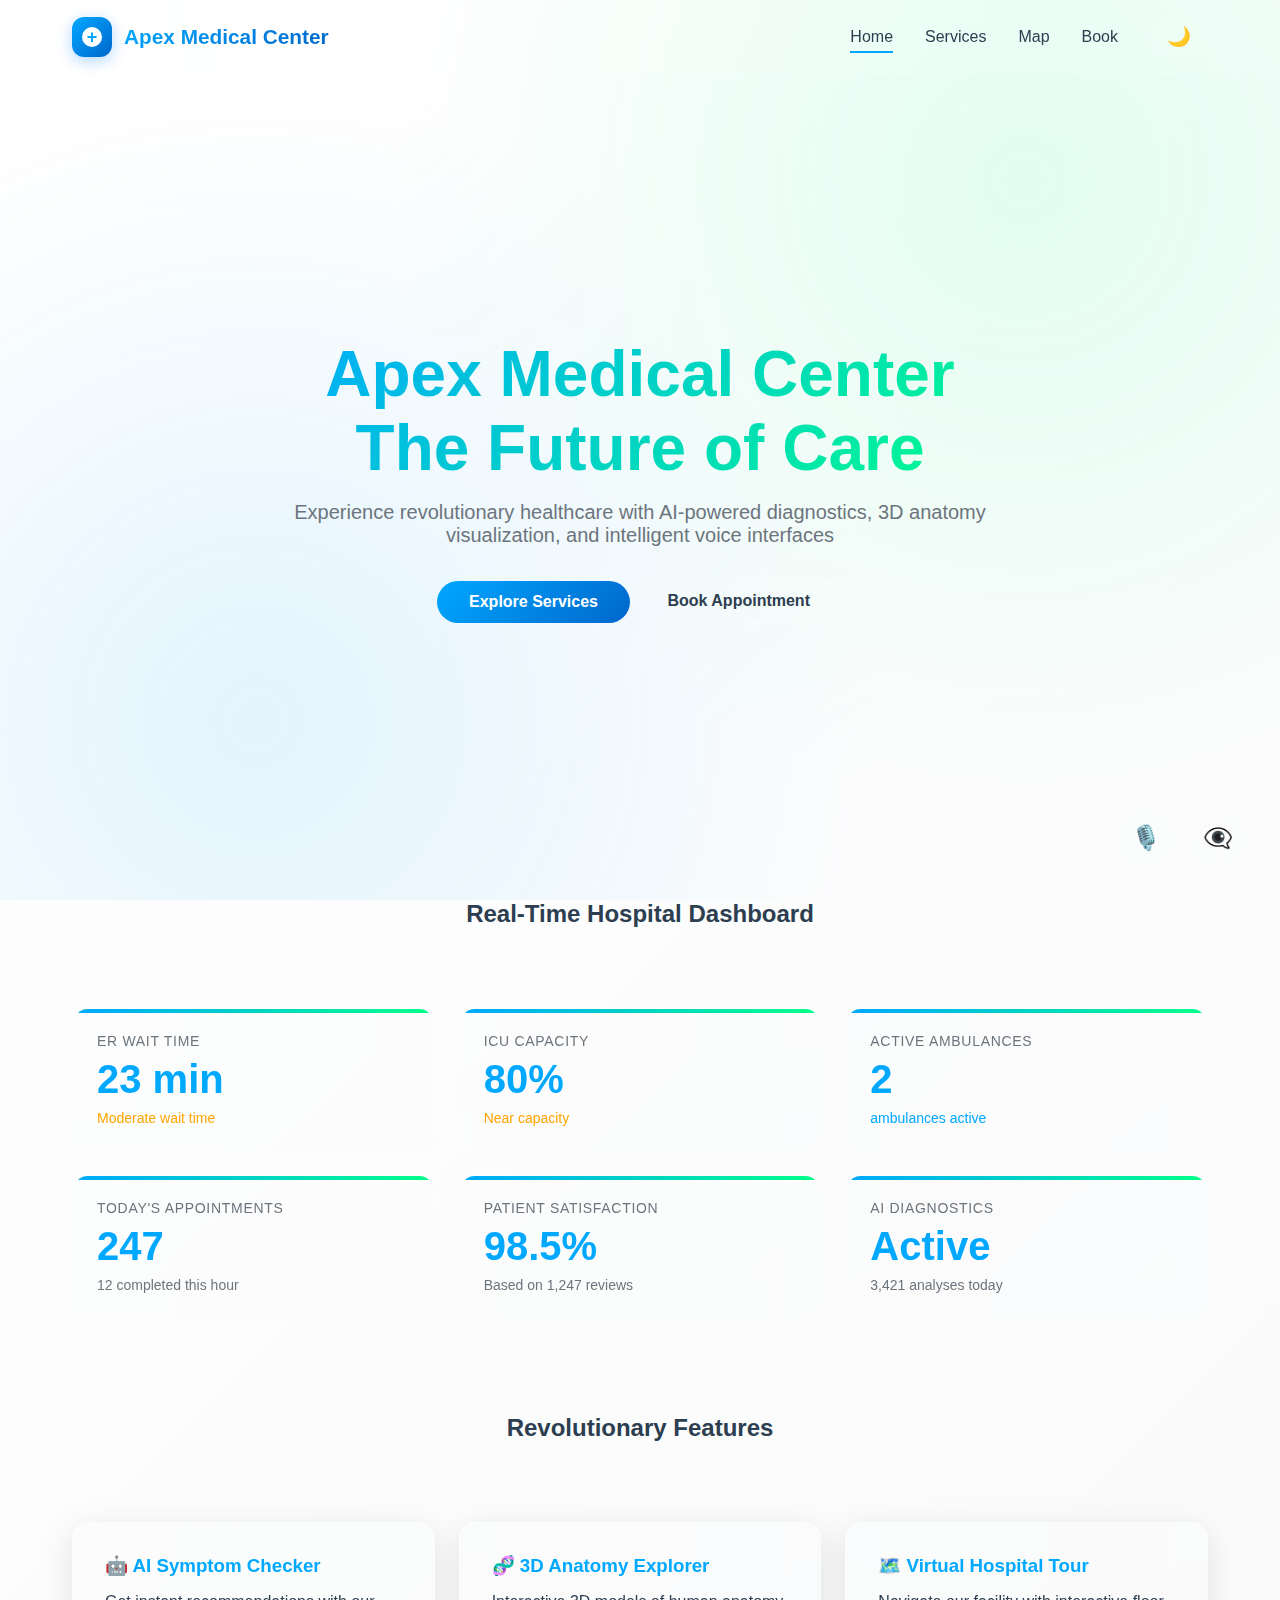
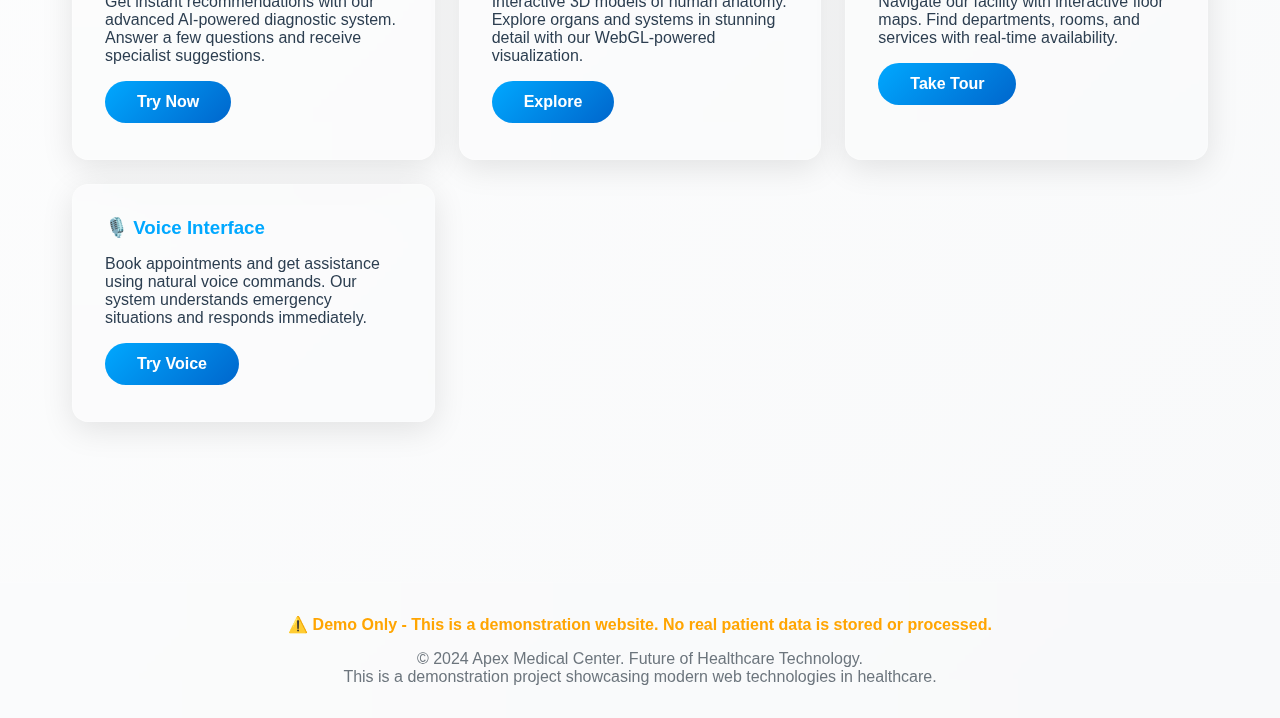
<file: index.html>
<!DOCTYPE html>
<html lang="en" data-theme="light">
<head>
    <meta charset="UTF-8">
    <meta name="viewport" content="width=device-width, initial-scale=1.0">
    <title>Apex Medical Center - The Future of Care</title>
    <meta name="description" content="Experience the future of healthcare at Apex Medical Center with AI-powered diagnostics, virtual tours, and smart appointments.">
    
    <!-- Open Graph Meta Tags -->
    <meta property="og:title" content="Apex Medical Center - The Future of Care">
    <meta property="og:description" content="Revolutionary healthcare experience with AI, 3D anatomy, and voice interfaces">
    <meta property="og:type" content="website">
    
    <!-- Favicon -->
    <link rel="icon" href="data:image/svg+xml,<svg xmlns='http://www.w3.org/2000/svg' viewBox='0 0 100 100'><text y='.9em' font-size='90'>🏥</text></svg>">
    
    <!-- CSS -->
    <link rel="stylesheet" href="style.css">
    
    <!-- WebGazer.js for Eye Tracking -->
    <script src="https://webgazer.cs.brown.edu/webgazer.js"></script>
    
    <!-- Preload Critical Resources -->
    <link rel="preload" href="script.js" as="script">
</head>
<body>
    <!-- Navigation -->
    <nav class="navbar">
        <div class="nav-container">
            <a href="index.html" class="nav-logo">
                <div class="nav-logo-icon"></div>
                <span class="nav-logo-text">Apex Medical Center</span>
            </a>
            <button class="mobile-menu-toggle" aria-label="Toggle mobile menu">☰</button>
            <ul class="nav-menu">
                <li><a href="index.html" class="nav-link active">Home</a></li>
                <li><a href="services.html" class="nav-link">Services</a></li>
                <li><a href="map.html" class="nav-link">Map</a></li>
                <li><a href="booking.html" class="nav-link">Book</a></li>
                <li><button class="theme-toggle" aria-label="Toggle theme">🌙</button></li>
            </ul>
        </div>
    </nav>

    <!-- Hero Section -->
    <section class="hero">
        <div class="hero-content">
            <h1 class="hero-title">Apex Medical Center<br>The Future of Care</h1>
            <p class="hero-subtitle">Experience revolutionary healthcare with AI-powered diagnostics, 3D anatomy visualization, and intelligent voice interfaces</p>
            <div class="hero-actions">
                <a href="services.html" class="btn">Explore Services</a>
                <a href="booking.html" class="btn btn-secondary">Book Appointment</a>
            </div>
        </div>
    </section>

    <!-- Bento Grid Dashboard -->
    <section class="dashboard-section">
        <div class="container">
            <h2 style="text-align: center; margin-bottom: 3rem; color: var(--text-primary);">Real-Time Hospital Dashboard</h2>
            <div class="bento-grid">
                <!-- ER Wait Time -->
                <div class="bento-item">
                    <div class="bento-title">ER Wait Time</div>
                    <div class="bento-value" id="er-wait-time">-- min</div>
                    <div class="bento-status">Loading...</div>
                </div>
                
                <!-- ICU Capacity -->
                <div class="bento-item">
                    <div class="bento-title">ICU Capacity</div>
                    <div class="bento-value" id="icu-capacity">--%</div>
                    <div class="bento-status">Loading...</div>
                </div>
                
                <!-- Active Ambulances -->
                <div class="bento-item">
                    <div class="bento-title">Active Ambulances</div>
                    <div class="bento-value" id="active-ambulances">--</div>
                    <div class="bento-status">Loading...</div>
                </div>
                
                <!-- Today's Appointments -->
                <div class="bento-item">
                    <div class="bento-title">Today's Appointments</div>
                    <div class="bento-value">247</div>
                    <div class="bento-status">12 completed this hour</div>
                </div>
                
                <!-- Patient Satisfaction -->
                <div class="bento-item">
                    <div class="bento-title">Patient Satisfaction</div>
                    <div class="bento-value">98.5%</div>
                    <div class="bento-status">Based on 1,247 reviews</div>
                </div>
                
                <!-- AI Diagnostics -->
                <div class="bento-item">
                    <div class="bento-title">AI Diagnostics</div>
                    <div class="bento-value">Active</div>
                    <div class="bento-status">3,421 analyses today</div>
                </div>
            </div>
        </div>
    </section>

    <!-- Features Section -->
    <section class="features-section" style="padding: 4rem 2rem;">
        <div class="container">
            <h2 style="text-align: center; margin-bottom: 3rem; color: var(--text-primary);">Revolutionary Features</h2>
            <div class="bento-grid">
                <div class="glass-card">
                    <h3 style="color: var(--primary-color); margin-bottom: 1rem;">🤖 AI Symptom Checker</h3>
                    <p>Get instant recommendations with our advanced AI-powered diagnostic system. Answer a few questions and receive specialist suggestions.</p>
                    <a href="services.html" class="btn" style="margin-top: 1rem;">Try Now</a>
                </div>
                
                <div class="glass-card">
                    <h3 style="color: var(--primary-color); margin-bottom: 1rem;">🧬 3D Anatomy Explorer</h3>
                    <p>Interactive 3D models of human anatomy. Explore organs and systems in stunning detail with our WebGL-powered visualization.</p>
                    <a href="services.html" class="btn" style="margin-top: 1rem;">Explore</a>
                </div>
                
                <div class="glass-card">
                    <h3 style="color: var(--primary-color); margin-bottom: 1rem;">🗺️ Virtual Hospital Tour</h3>
                    <p>Navigate our facility with interactive floor maps. Find departments, rooms, and services with real-time availability.</p>
                    <a href="map.html" class="btn" style="margin-top: 1rem;">Take Tour</a>
                </div>
                
                <div class="glass-card">
                    <h3 style="color: var(--primary-color); margin-bottom: 1rem;">🎙️ Voice Interface</h3>
                    <p>Book appointments and get assistance using natural voice commands. Our system understands emergency situations and responds immediately.</p>
                    <a href="booking.html" class="btn" style="margin-top: 1rem;">Try Voice</a>
                </div>
            </div>
        </div>
    </section>

    <!-- Voice Navigation Button -->
    <button class="voice-nav-toggle" aria-label="Voice navigation">🎙️</button>

    <!-- Eye Tracking Toggle -->
    <button class="eye-tracking-toggle" aria-label="Toggle eye tracking">
        👁️‍🗨️
    </button>

    <!-- Gaze Cursor -->
    <div class="gaze-cursor"></div>

    <!-- Footer -->
    <footer class="footer">
        <div class="footer-disclaimer">
            ⚠️ Demo Only - This is a demonstration website. No real patient data is stored or processed.
        </div>
        <div class="footer-content">
            <p>&copy; 2024 Apex Medical Center. Future of Healthcare Technology.</p>
            <p>This is a demonstration project showcasing modern web technologies in healthcare.</p>
        </div>
    </footer>

    <!-- JavaScript -->
    <script src="script.js"></script>
    
    <!-- Schema.org Structured Data -->
    <script type="application/ld+json">
    {
        "@context": "https://schema.org",
        "@type": "Hospital",
        "name": "Apex Medical Center",
        "description": "Revolutionary healthcare with AI, 3D visualization, and voice interfaces",
        "url": "https://apexmedical.demo",
        "medicalSpecialty": ["General Practice", "Emergency Medicine", "Cardiology", "Neurology"],
        "hasOfferCatalog": {
            "@type": "OfferCatalog",
            "name": "Medical Services",
            "itemListElement": [
                {
                    "@type": "Offer",
                    "itemOffered": {
                        "@type": "Service",
                        "name": "AI Symptom Checker"
                    }
                },
                {
                    "@type": "Offer", 
                    "itemOffered": {
                        "@type": "Service",
                        "name": "3D Anatomy Visualization"
                    }
                }
            ]
        }
    }
    </script>
</body>
</html>
</file>
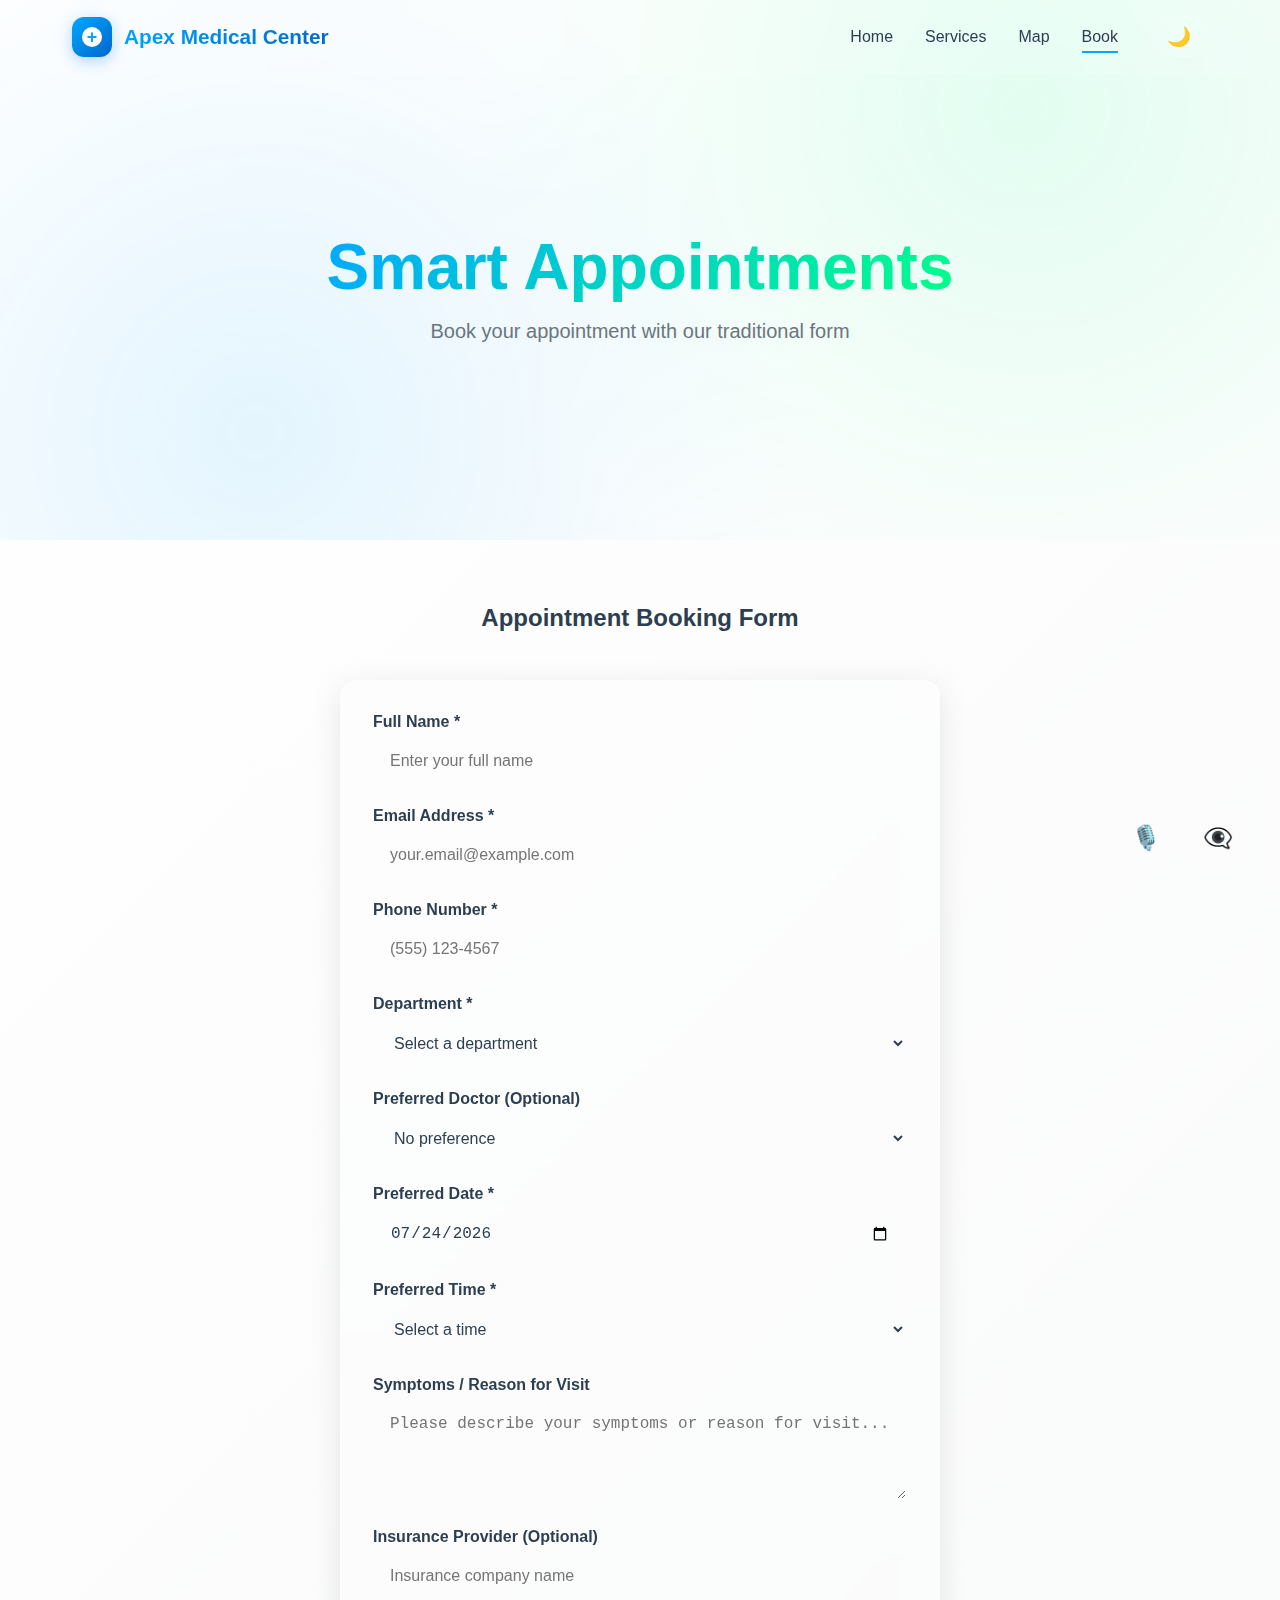
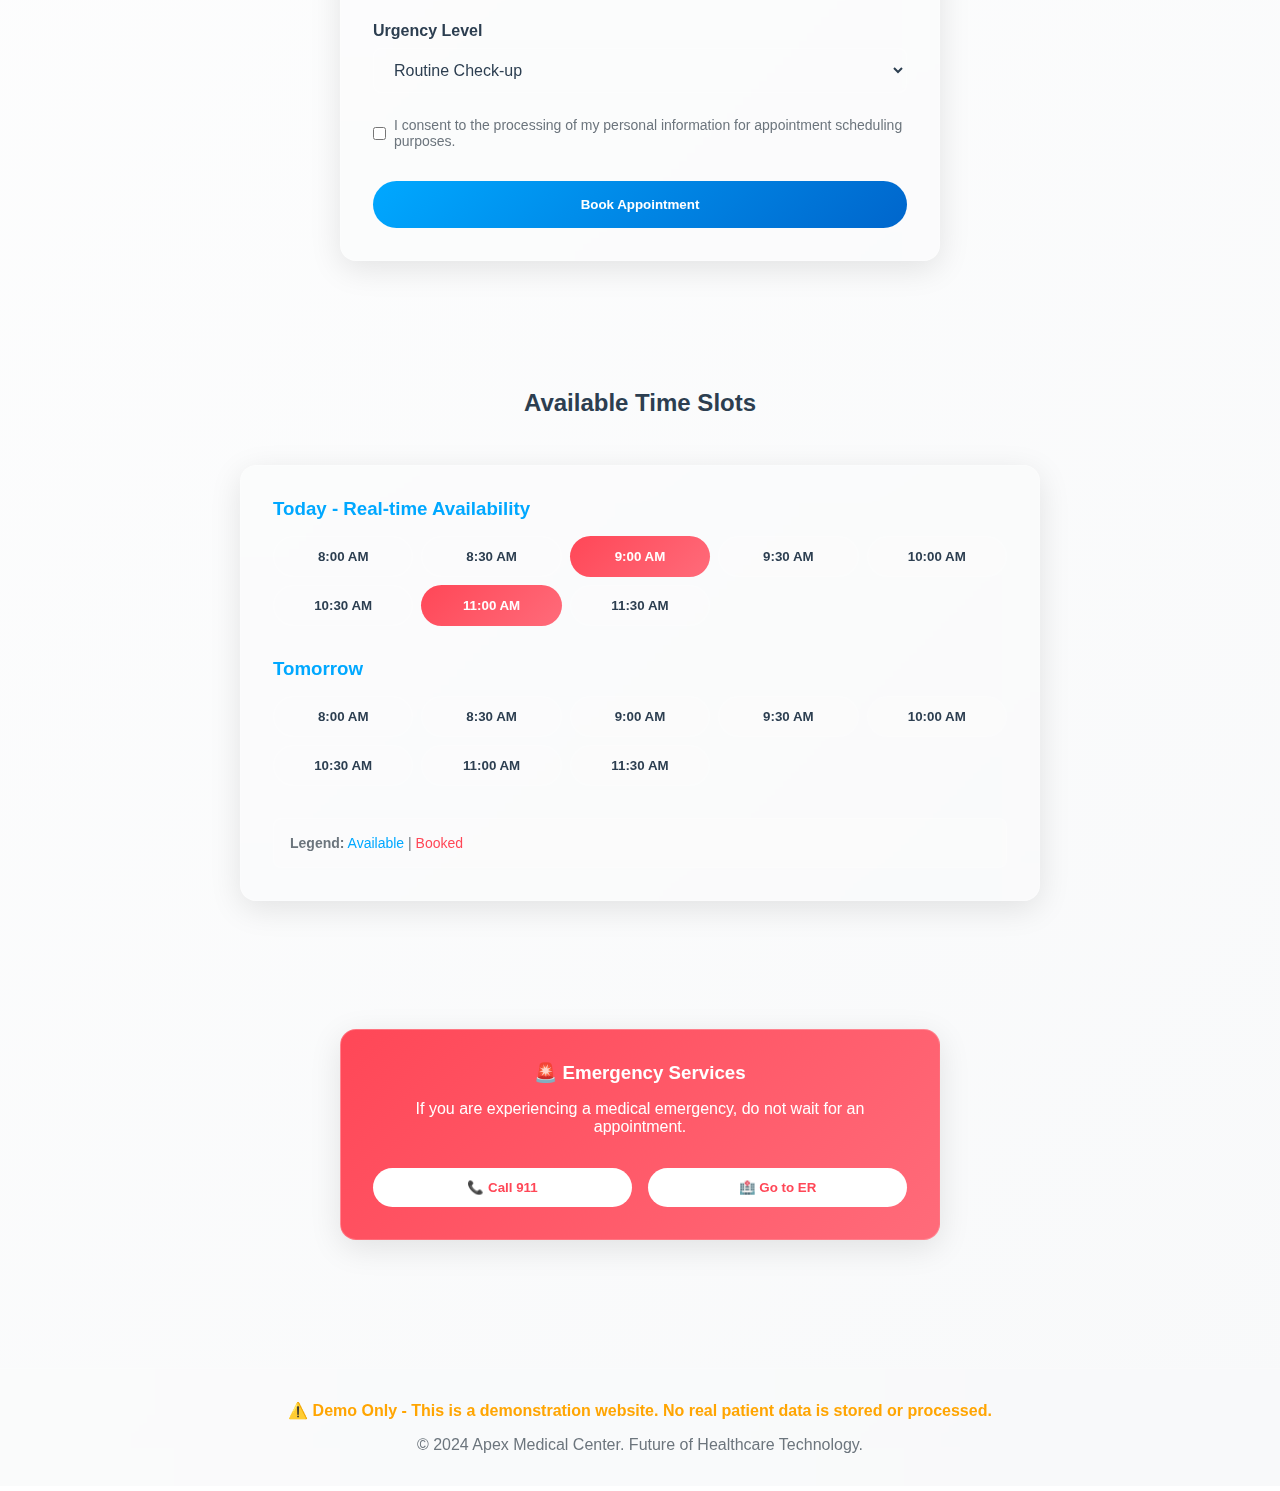
<file: booking.html>
<!DOCTYPE html>
<html lang="en" data-theme="light">
<head>
    <meta charset="UTF-8">
    <meta name="viewport" content="width=device-width, initial-scale=1.0">
    <title>Appointments - Apex Medical Center</title>
    <meta name="description" content="Book appointments with voice interface at Apex Medical Center">
    
    <!-- CSS -->
    <link rel="stylesheet" href="style.css">
    
    <!-- Preload Critical Resources -->
    <link rel="preload" href="script.js" as="script">
</head>
<body>
    <!-- Navigation -->
    <nav class="navbar">
        <div class="nav-container">
            <a href="index.html" class="nav-logo">
                <div class="nav-logo-icon"></div>
                <span class="nav-logo-text">Apex Medical Center</span>
            </a>
            <button class="mobile-menu-toggle" aria-label="Toggle mobile menu">☰</button>
            <ul class="nav-menu">
                <li><a href="index.html" class="nav-link">Home</a></li>
                <li><a href="services.html" class="nav-link">Services</a></li>
                <li><a href="map.html" class="nav-link">Map</a></li>
                <li><a href="booking.html" class="nav-link active">Book</a></li>
                <li><button class="theme-toggle" aria-label="Toggle theme">🌙</button></li>
            </ul>
        </div>
    </nav>

    <!-- Hero Section -->
    <section class="hero" style="min-height: 60vh;">
        <div class="hero-content">
            <h1 class="hero-title">Smart Appointments</h1>
            <p class="hero-subtitle">Book your appointment with our traditional form</p>
        </div>
    </section>

    <!-- Traditional Booking Form Section -->
    <section class="booking-form-section" style="padding: 4rem 2rem;">
        <div class="container">
            <h2 style="text-align: center; margin-bottom: 3rem; color: var(--text-primary);">Appointment Booking Form</h2>
            <div class="glass-card" style="max-width: 600px; margin: 0 auto;">
                <form id="appointment-form">
                    <div class="form-group">
                        <label for="name" class="form-label">Full Name *</label>
                        <input type="text" id="name" name="name" class="form-input" required placeholder="Enter your full name">
                    </div>
                    
                    <div class="form-group">
                        <label for="email" class="form-label">Email Address *</label>
                        <input type="email" id="email" name="email" class="form-input" required placeholder="your.email@example.com">
                    </div>
                    
                    <div class="form-group">
                        <label for="phone" class="form-label">Phone Number *</label>
                        <input type="tel" id="phone" name="phone" class="form-input" required placeholder="(555) 123-4567">
                    </div>
                    
                    <div class="form-group">
                        <label for="department" class="form-label">Department *</label>
                        <select id="department" name="department" class="form-select" required>
                            <option value="">Select a department</option>
                            <option value="emergency">Emergency Medicine</option>
                            <option value="cardiology">Cardiology</option>
                            <option value="neurology">Neurology</option>
                            <option value="orthopedics">Orthopedics</option>
                            <option value="pediatrics">Pediatrics</option>
                            <option value="radiology">Radiology</option>
                            <option value="laboratory">Laboratory Services</option>
                            <option value="physical-therapy">Physical Therapy</option>
                            <option value="general">General Practice</option>
                        </select>
                    </div>
                    
                    <div class="form-group">
                        <label for="doctor" class="form-label">Preferred Doctor (Optional)</label>
                        <select id="doctor" name="doctor" class="form-select">
                            <option value="">No preference</option>
                            <option value="dr-smith">Dr. Sarah Smith - Cardiology</option>
                            <option value="dr-johnson">Dr. Michael Johnson - Neurology</option>
                            <option value="dr-williams">Dr. Emily Williams - Emergency Medicine</option>
                            <option value="dr-brown">Dr. James Brown - Orthopedics</option>
                            <option value="dr-davis">Dr. Lisa Davis - Pediatrics</option>
                        </select>
                    </div>
                    
                    <div class="form-group">
                        <label for="date" class="form-label">Preferred Date *</label>
                        <input type="date" id="date" name="date" class="form-input" required>
                    </div>
                    
                    <div class="form-group">
                        <label for="time" class="form-label">Preferred Time *</label>
                        <select id="time" name="time" class="form-select" required>
                            <option value="">Select a time</option>
                            <option value="08:00">8:00 AM</option>
                            <option value="08:30">8:30 AM</option>
                            <option value="09:00">9:00 AM</option>
                            <option value="09:30">9:30 AM</option>
                            <option value="10:00">10:00 AM</option>
                            <option value="10:30">10:30 AM</option>
                            <option value="11:00">11:00 AM</option>
                            <option value="11:30">11:30 AM</option>
                            <option value="14:00">2:00 PM</option>
                            <option value="14:30">2:30 PM</option>
                            <option value="15:00">3:00 PM</option>
                            <option value="15:30">3:30 PM</option>
                            <option value="16:00">4:00 PM</option>
                            <option value="16:30">4:30 PM</option>
                        </select>
                    </div>
                    
                    <div class="form-group">
                        <label for="symptoms" class="form-label">Symptoms / Reason for Visit</label>
                        <textarea id="symptoms" name="symptoms" class="form-input" rows="4" placeholder="Please describe your symptoms or reason for visit..."></textarea>
                    </div>
                    
                    <div class="form-group">
                        <label for="insurance" class="form-label">Insurance Provider (Optional)</label>
                        <input type="text" id="insurance" name="insurance" class="form-input" placeholder="Insurance company name">
                    </div>
                    
                    <div class="form-group">
                        <label for="urgency" class="form-label">Urgency Level</label>
                        <select id="urgency" name="urgency" class="form-select">
                            <option value="routine">Routine Check-up</option>
                            <option value="soon">Within 2 weeks</option>
                            <option value="urgent">Within 48 hours</option>
                            <option value="emergency">Emergency</option>
                        </select>
                    </div>
                    
                    <div style="margin-bottom: 2rem;">
                        <label style="display: flex; align-items: center; gap: 0.5rem; cursor: pointer;">
                            <input type="checkbox" id="consent" name="consent" required style="width: auto;">
                            <span style="font-size: 0.875rem; color: var(--text-secondary);">
                                I consent to the processing of my personal information for appointment scheduling purposes.
                            </span>
                        </label>
                    </div>
                    
                    <button type="submit" class="btn" style="width: 100%; padding: 1rem;">
                        Book Appointment
                    </button>
                </form>
            </div>
        </div>
    </section>

    <!-- Available Appointments Section -->
    <section class="available-section" style="padding: 4rem 2rem;">
        <div class="container">
            <h2 style="text-align: center; margin-bottom: 3rem; color: var(--text-primary);">Available Time Slots</h2>
            <div class="glass-card" style="max-width: 800px; margin: 0 auto;">
                <div style="margin-bottom: 2rem;">
                    <h3 style="color: var(--primary-color); margin-bottom: 1rem;">Today - Real-time Availability</h3>
                    <div style="display: grid; grid-template-columns: repeat(auto-fit, minmax(120px, 1fr)); gap: 0.5rem;">
                        <button class="btn btn-secondary" onclick="selectTimeSlot('08:00')">8:00 AM</button>
                        <button class="btn btn-secondary" onclick="selectTimeSlot('08:30')">8:30 AM</button>
                        <button class="btn btn-danger" onclick="selectTimeSlot('09:00')" disabled>9:00 AM</button>
                        <button class="btn btn-secondary" onclick="selectTimeSlot('09:30')">9:30 AM</button>
                        <button class="btn btn-secondary" onclick="selectTimeSlot('10:00')">10:00 AM</button>
                        <button class="btn btn-secondary" onclick="selectTimeSlot('10:30')">10:30 AM</button>
                        <button class="btn btn-danger" onclick="selectTimeSlot('11:00')" disabled>11:00 AM</button>
                        <button class="btn btn-secondary" onclick="selectTimeSlot('11:30')">11:30 AM</button>
                    </div>
                </div>
                
                <div style="margin-bottom: 2rem;">
                    <h3 style="color: var(--primary-color); margin-bottom: 1rem;">Tomorrow</h3>
                    <div style="display: grid; grid-template-columns: repeat(auto-fit, minmax(120px, 1fr)); gap: 0.5rem;">
                        <button class="btn btn-secondary" onclick="selectTimeSlot('08:00')">8:00 AM</button>
                        <button class="btn btn-secondary" onclick="selectTimeSlot('08:30')">8:30 AM</button>
                        <button class="btn btn-secondary" onclick="selectTimeSlot('09:00')">9:00 AM</button>
                        <button class="btn btn-secondary" onclick="selectTimeSlot('09:30')">9:30 AM</button>
                        <button class="btn btn-secondary" onclick="selectTimeSlot('10:00')">10:00 AM</button>
                        <button class="btn btn-secondary" onclick="selectTimeSlot('10:30')">10:30 AM</button>
                        <button class="btn btn-secondary" onclick="selectTimeSlot('11:00')">11:00 AM</button>
                        <button class="btn btn-secondary" onclick="selectTimeSlot('11:30')">11:30 AM</button>
                    </div>
                </div>
                
                <div style="padding: 1rem; background: var(--glass-bg); border-radius: 0.5rem; border: 1px solid var(--glass-border);">
                    <p style="font-size: 0.875rem; color: var(--text-secondary);">
                        <strong>Legend:</strong> 
                        <span style="color: var(--primary-color);">Available</span> | 
                        <span style="color: var(--danger-color);">Booked</span>
                    </p>
                </div>
            </div>
        </div>
    </section>

    <!-- Emergency Quick Actions -->
    <section class="emergency-section" style="padding: 4rem 2rem;">
        <div class="container">
            <div class="glass-card" style="max-width: 600px; margin: 0 auto; text-align: center; background: linear-gradient(135deg, var(--danger-color), #ff6b7a); color: white;">
                <h3 style="margin-bottom: 1rem;">🚨 Emergency Services</h3>
                <p style="margin-bottom: 2rem;">If you are experiencing a medical emergency, do not wait for an appointment.</p>
                <div style="display: grid; grid-template-columns: repeat(auto-fit, minmax(150px, 1fr)); gap: 1rem;">
                    <button class="btn" style="background: white; color: var(--danger-color);" onclick="callEmergency()">
                        📞 Call 911
                    </button>
                    <button class="btn" style="background: white; color: var(--danger-color);" onclick="goToER()">
                        🏥 Go to ER
                    </button>
                </div>
            </div>
        </div>
    </section>

    <!-- Voice Navigation Button -->
    <button class="voice-nav-toggle" aria-label="Voice navigation">🎙️</button>

    <!-- Eye Tracking Toggle -->
    <button class="eye-tracking-toggle" aria-label="Toggle eye tracking">
        👁️‍🗨️
    </button>

    <!-- Gaze Cursor -->
    <div class="gaze-cursor"></div>

    <!-- Footer -->
    <footer class="footer">
        <div class="footer-disclaimer">
            ⚠️ Demo Only - This is a demonstration website. No real patient data is stored or processed.
        </div>
        <div class="footer-content">
            <p>&copy; 2024 Apex Medical Center. Future of Healthcare Technology.</p>
        </div>
    </footer>

    <!-- JavaScript -->
    <script src="script.js"></script>
    
    <!-- Booking Page Specific JavaScript -->
    <script>
        // Initialize booking form
        document.addEventListener('DOMContentLoaded', function() {
            // Set minimum date to today
            const dateInput = document.getElementById('date');
            if (dateInput) {
                const today = new Date().toISOString().split('T')[0];
                dateInput.min = today;
                dateInput.value = today;
            }
            
            // Initialize form handling
            ApexMedical.handleFormSubmit('#appointment-form', 'Appointment booked successfully! We will send you a confirmation email shortly.');
            
            // Update voice status
            updateVoiceStatus();
        });
        
        // Update voice status display
        function updateVoiceStatus() {
            const voiceStatus = document.getElementById('voice-status');
            if (voiceStatus) {
                const isListening = document.querySelector('.voice-button.listening');
                if (isListening) {
                    voiceStatus.innerHTML = '<p style="color: var(--primary-color);">🎤 Listening... Speak your command now</p>';
                } else {
                    voiceStatus.innerHTML = '<p style="color: var(--text-secondary);">Click the microphone button to start voice booking</p>';
                }
            }
        }
        
        // Override voice functions to update status
        const originalStartVoiceListening = ApexMedical.startVoiceListening;
        ApexMedical.startVoiceListening = function() {
            originalStartVoiceListening();
            updateVoiceStatus();
        };
        
        const originalStopVoiceListening = ApexMedical.stopVoiceListening;
        ApexMedical.stopVoiceListening = function() {
            originalStopVoiceListening();
            updateVoiceStatus();
        };
        
        // Select time slot function
        function selectTimeSlot(time) {
            const timeInput = document.getElementById('time');
            if (timeInput) {
                timeInput.value = time;
                timeInput.focus();
                
                // Scroll to form
                document.getElementById('appointment-form').scrollIntoView({ behavior: 'smooth' });
                
                // Visual feedback
                timeInput.style.borderColor = 'var(--success-color)';
                setTimeout(() => {
                    timeInput.style.borderColor = '';
                }, 2000);
            }
        }
        
        // Emergency functions
        function callEmergency() {
            console.log('Emergency call initiated - Demo only');
            alert('🚨 Emergency Services Called\n\nIn a real emergency, this would connect you to 911.\n\nThis is a demonstration website.');
        }
        
        function goToER() {
            console.log('Navigating to emergency room - Demo only');
            alert('🏥 Emergency Room Navigation\n\nIn a real emergency, this would provide directions to the nearest emergency room.\n\nThis is a demonstration website.');
        }
        
        // Enhanced voice command handling for booking page
        function handleVoiceCommand(event) {
            const command = event.results[0][0].transcript.toLowerCase();
            console.log('Voice command received:', command);
            
            if (command.includes('emergency')) {
                showEmergencyModal();
            } else if (command.includes('book')) {
                focusBookingForm();
            } else if (command.includes('help')) {
                showHelpModal();
            } else if (command.includes('cardiology')) {
                setDepartment('cardiology');
            } else if (command.includes('emergency') && command.includes('department')) {
                setDepartment('emergency');
            } else if (command.includes('today')) {
                setTodayDate();
            } else if (command.includes('tomorrow')) {
                setTomorrowDate();
            } else {
                showVoiceFeedback(command);
            }
        }
        
        // Helper functions for voice commands
        function setDepartment(dept) {
            const deptSelect = document.getElementById('department');
            if (deptSelect) {
                deptSelect.value = dept;
                deptSelect.focus();
                showVoiceFeedback(`Department set to ${dept}`);
            }
        }
        
        function setTodayDate() {
            const dateInput = document.getElementById('date');
            if (dateInput) {
                const today = new Date().toISOString().split('T')[0];
                dateInput.value = today;
                showVoiceFeedback('Date set to today');
            }
        }
        
        function setTomorrowDate() {
            const dateInput = document.getElementById('date');
            if (dateInput) {
                const tomorrow = new Date();
                tomorrow.setDate(tomorrow.getDate() + 1);
                dateInput.value = tomorrow.toISOString().split('T')[0];
                showVoiceFeedback('Date set to tomorrow');
            }
        }
        
        // Update voice recognition handler
        if (voiceRecognition) {
            voiceRecognition.onresult = handleVoiceCommand;
        }
    </script>
</body>
</html>
</file>
<file: style.css>
/* Apex Medical Center - Smart Hospital Styles */
:root {
  --primary-color: #00a8ff;
  --secondary-color: #0066cc;
  --accent-color: #00ff88;
  --danger-color: #ff4757;
  --warning-color: #ffa502;
  --success-color: #26de81;
  --bg-primary: #ffffff;
  --bg-secondary: #f8f9fa;
  --bg-tertiary: #e9ecef;
  --text-primary: #2c3e50;
  --text-secondary: #6c757d;
  --text-light: #ffffff;
  --glass-bg: rgba(255, 255, 255, 0.1);
  --glass-border: rgba(255, 255, 255, 0.2);
  --corridor-fill: #dee2e6;
  --corridor-stroke: #adb5bd;
  --shadow-light: rgba(0, 0, 0, 0.1);
  --shadow-medium: rgba(0, 0, 0, 0.15);
  --shadow-heavy: rgba(0, 0, 0, 0.25);
  --transition-smooth: all 0.3s cubic-bezier(0.4, 0, 0.2, 1);
}

[data-theme="dark"] {
  --primary-color: #00d4ff;
  --secondary-color: #0099cc;
  --accent-color: #00ffaa;
  --bg-primary: #1a1a2e;
  --bg-secondary: #16213e;
  --bg-tertiary: #0f3460;
  --text-primary: #f8f9fa;
  --text-secondary: #adb5bd;
  --text-light: #ffffff;
  --glass-bg: rgba(255, 255, 255, 0.05);
  --glass-border: rgba(255, 255, 255, 0.1);
  --corridor-fill: #495057;
  --corridor-stroke: #6c757d;
  --shadow-light: rgba(0, 0, 0, 0.3);
  --shadow-medium: rgba(0, 0, 0, 0.5);
  --shadow-heavy: rgba(0, 0, 0, 0.7);
}

* {
  margin: 0;
  padding: 0;
  box-sizing: border-box;
}

html {
  scroll-behavior: smooth;
  font-size: 16px;
}

body {
  font-family: -apple-system, BlinkMacSystemFont, 'Segoe UI', Roboto, 'Helvetica Neue', Arial, sans-serif;
  background: linear-gradient(135deg, var(--bg-primary) 0%, var(--bg-secondary) 100%);
  color: var(--text-primary);
  min-height: 100vh;
  transition: var(--transition-smooth);
  overflow-x: hidden;
}

/* Navigation */
.navbar {
  position: fixed;
  top: 0;
  width: 100%;
  background: var(--glass-bg);
  backdrop-filter: blur(20px);
  -webkit-backdrop-filter: blur(20px);
  border-bottom: 1px solid var(--glass-border);
  z-index: 1000;
  transition: var(--transition-smooth);
}

.nav-container {
  max-width: 1200px;
  margin: 0 auto;
  display: flex;
  justify-content: space-between;
  align-items: center;
  padding: 1rem 2rem;
}

.nav-logo {
  display: flex;
  align-items: center;
  gap: 0.75rem;
  text-decoration: none;
  color: var(--text-primary);
  font-weight: 700;
  font-size: 1.5rem;
  transition: var(--transition-smooth);
}

.nav-logo:hover {
  color: var(--primary-color);
}

.nav-logo-icon {
  width: 40px;
  height: 40px;
  background: linear-gradient(135deg, var(--primary-color), var(--secondary-color));
  border-radius: 12px;
  display: flex;
  align-items: center;
  justify-content: center;
  position: relative;
  overflow: hidden;
  box-shadow: 0 4px 15px rgba(0, 123, 255, 0.3);
}

.nav-logo-icon::before {
  content: '';
  position: absolute;
  width: 20px;
  height: 20px;
  background: white;
  border-radius: 50%;
  top: 50%;
  left: 50%;
  transform: translate(-50%, -50%);
}

.nav-logo-icon::after {
  content: '+';
  position: absolute;
  color: var(--primary-color);
  font-size: 18px;
  font-weight: bold;
  top: 50%;
  left: 50%;
  transform: translate(-50%, -50%);
  z-index: 1;
}

.nav-logo-text {
  font-size: 1.3rem;
  font-weight: 700;
  background: linear-gradient(135deg, var(--primary-color), var(--secondary-color));
  -webkit-background-clip: text;
  -webkit-text-fill-color: transparent;
  background-clip: text;
}

.nav-menu {
  display: flex;
  list-style: none;
  gap: 2rem;
  align-items: center;
}

.nav-link {
  color: var(--text-primary);
  text-decoration: none;
  font-weight: 500;
  transition: var(--transition-smooth);
  position: relative;
  padding: 0.5rem 0;
}

.nav-link::after {
  content: '';
  position: absolute;
  bottom: 0;
  left: 0;
  width: 0;
  height: 2px;
  background: var(--primary-color);
  transition: width 0.3s ease;
}

.nav-link:hover::after,
.nav-link.active::after {
  width: 100%;
}

.nav-link:hover {
  color: var(--primary-color);
}

.theme-toggle {
  background: var(--glass-bg);
  border: 1px solid var(--glass-border);
  color: var(--text-primary);
  padding: 0.5rem 1rem;
  border-radius: 2rem;
  cursor: pointer;
  transition: var(--transition-smooth);
  font-size: 1.2rem;
}

.theme-toggle:hover {
  background: var(--primary-color);
  color: var(--text-light);
  transform: scale(1.05);
}

/* Mobile Menu Toggle */
.mobile-menu-toggle {
  display: none;
  background: var(--glass-bg);
  border: 1px solid var(--glass-border);
  color: var(--text-primary);
  padding: 0.5rem;
  border-radius: 0.5rem;
  cursor: pointer;
  transition: var(--transition-smooth);
  font-size: 1.5rem;
}

.mobile-menu-toggle:hover {
  background: var(--primary-color);
  color: var(--text-light);
}

/* Mobile Menu */
.nav-menu.mobile-active {
  display: flex;
  flex-direction: column;
  position: absolute;
  top: 100%;
  left: 0;
  right: 0;
  background: var(--glass-bg);
  backdrop-filter: blur(20px);
  -webkit-backdrop-filter: blur(20px);
  border-bottom: 1px solid var(--glass-border);
  padding: 1rem;
  gap: 0.5rem;
}

.nav-menu.mobile-active .nav-link {
  display: block;
  padding: 0.75rem;
  border-radius: 0.5rem;
  text-align: center;
}

.nav-menu.mobile-active .theme-toggle {
  margin-top: 0.5rem;
  width: 100%;
  text-align: center;
}

/* Glassmorphism Card */
.glass-card {
  background: var(--glass-bg);
  backdrop-filter: blur(20px);
  -webkit-backdrop-filter: blur(20px);
  border: 1px solid var(--glass-border);
  border-radius: 1rem;
  padding: 2rem;
  box-shadow: 0 8px 32px var(--shadow-light);
  transition: var(--transition-smooth);
}

.glass-card:hover {
  transform: translateY(-5px);
  box-shadow: 0 12px 40px var(--shadow-medium);
}

/* Hero Section */
.hero {
  min-height: 100vh;
  display: flex;
  align-items: center;
  justify-content: center;
  text-align: center;
  padding: 6rem 2rem 2rem;
  position: relative;
  overflow: hidden;
}

.hero::before {
  content: '';
  position: absolute;
  top: 0;
  left: 0;
  right: 0;
  bottom: 0;
  background: radial-gradient(circle at 20% 80%, var(--primary-color) 0%, transparent 50%),
              radial-gradient(circle at 80% 20%, var(--accent-color) 0%, transparent 50%);
  opacity: 0.1;
  animation: pulse 4s ease-in-out infinite;
}

@keyframes pulse {
  0%, 100% { opacity: 0.1; }
  50% { opacity: 0.2; }
}

.hero-content {
  position: relative;
  z-index: 1;
  max-width: 800px;
}

.hero-title {
  font-size: clamp(2.5rem, 5vw, 4rem);
  font-weight: 800;
  margin-bottom: 1rem;
  background: linear-gradient(135deg, var(--primary-color), var(--accent-color));
  -webkit-background-clip: text;
  -webkit-text-fill-color: transparent;
  background-clip: text;
  animation: parallaxFloat 6s ease-in-out infinite;
}

@keyframes parallaxFloat {
  0%, 100% { transform: translateY(0px); }
  50% { transform: translateY(-10px); }
}

.hero-subtitle {
  font-size: 1.25rem;
  color: var(--text-secondary);
  margin-bottom: 2rem;
}

/* Bento Grid Dashboard */
.bento-grid {
  display: grid;
  grid-template-columns: repeat(auto-fit, minmax(300px, 1fr));
  gap: 1.5rem;
  max-width: 1200px;
  margin: 0 auto;
  padding: 2rem;
}

.bento-item {
  background: var(--glass-bg);
  backdrop-filter: blur(20px);
  -webkit-backdrop-filter: blur(20px);
  border: 1px solid var(--glass-border);
  border-radius: 1rem;
  padding: 1.5rem;
  position: relative;
  overflow: hidden;
  transition: var(--transition-smooth);
}

.bento-item::before {
  content: '';
  position: absolute;
  top: 0;
  left: 0;
  right: 0;
  height: 4px;
  background: linear-gradient(90deg, var(--primary-color), var(--accent-color));
}

.bento-item:hover {
  transform: translateY(-5px) scale(1.02);
  box-shadow: 0 12px 40px var(--shadow-medium);
}

.bento-title {
  font-size: 0.875rem;
  color: var(--text-secondary);
  text-transform: uppercase;
  letter-spacing: 0.05em;
  margin-bottom: 0.5rem;
}

.bento-value {
  font-size: 2.5rem;
  font-weight: 700;
  color: var(--primary-color);
  margin-bottom: 0.5rem;
}

.bento-status {
  font-size: 0.875rem;
  color: var(--text-secondary);
}

/* Buttons */
.btn {
  display: inline-block;
  padding: 0.75rem 2rem;
  background: linear-gradient(135deg, var(--primary-color), var(--secondary-color));
  color: var(--text-light);
  text-decoration: none;
  border-radius: 2rem;
  font-weight: 600;
  transition: var(--transition-smooth);
  border: none;
  cursor: pointer;
  position: relative;
  overflow: hidden;
}

.btn::before {
  content: '';
  position: absolute;
  top: 0;
  left: -100%;
  width: 100%;
  height: 100%;
  background: linear-gradient(90deg, transparent, rgba(255, 255, 255, 0.2), transparent);
  transition: left 0.5s;
}

.btn:hover::before {
  left: 100%;
}

.btn:hover {
  transform: translateY(-2px);
  box-shadow: 0 8px 25px var(--shadow-medium);
}

.btn-secondary {
  background: var(--glass-bg);
  border: 1px solid var(--glass-border);
  color: var(--text-primary);
}

.btn-danger {
  background: linear-gradient(135deg, var(--danger-color), #ff6b7a);
}

.btn-success {
  background: linear-gradient(135deg, var(--success-color), #2ecc71);
}

/* Eye Tracking Toggle */
.eye-tracking-toggle {
  position: fixed;
  bottom: 2rem;
  right: 2rem;
  width: 60px;
  height: 60px;
  background: var(--glass-bg);
  backdrop-filter: blur(20px);
  -webkit-backdrop-filter: blur(20px);
  border: 1px solid var(--glass-border);
  padding: 1rem;
  border-radius: 50%;
  cursor: pointer;
  transition: var(--transition-smooth);
  z-index: 999;
  font-size: 1.5rem;
  display: flex;
  align-items: center;
  justify-content: center;
}

.eye-tracking-toggle:hover {
  transform: scale(1.1);
  background: var(--primary-color);
  color: var(--text-light);
}

/* Voice Navigation Button */
.voice-nav-toggle {
  position: fixed;
  bottom: 2rem;
  right: 6.5rem;
  width: 60px;
  height: 60px;
  background: var(--glass-bg);
  backdrop-filter: blur(20px);
  -webkit-backdrop-filter: blur(20px);
  border: 1px solid var(--glass-border);
  padding: 1rem;
  border-radius: 50%;
  cursor: pointer;
  transition: var(--transition-smooth);
  z-index: 999;
  font-size: 1.5rem;
  display: flex;
  align-items: center;
  justify-content: center;
}

.voice-nav-toggle:hover {
  transform: scale(1.1);
  background: var(--accent-color);
  color: var(--text-light);
}

.voice-nav-toggle.listening {
  animation: voicePulse 1.5s infinite;
  background: var(--accent-color);
  color: var(--text-light);
}

.gaze-cursor {
  position: fixed;
  width: 20px;
  height: 20px;
  border: 2px solid var(--primary-color);
  border-radius: 50%;
  pointer-events: none;
  z-index: 9999;
  transition: all 0.1s ease-out;
  display: none;
}

.gaze-cursor.active {
  display: block;
}

.gaze-cursor::after {
  content: '';
  position: absolute;
  top: 50%;
  left: 50%;
  width: 4px;
  height: 4px;
  background: var(--primary-color);
  border-radius: 50%;
  transform: translate(-50%, -50%);
}

/* Loading States */
.skeleton {
  background: linear-gradient(90deg, var(--bg-tertiary) 25%, var(--glass-bg) 50%, var(--bg-tertiary) 75%);
  background-size: 200% 100%;
  animation: loading 1.5s infinite;
  border-radius: 0.5rem;
}

@keyframes loading {
  0% { background-position: 200% 0; }
  100% { background-position: -200% 0; }
}

/* Modal */
.modal {
  display: none;
  position: fixed;
  top: 0;
  left: 0;
  width: 100%;
  height: 100%;
  background: rgba(0, 0, 0, 0.8);
  z-index: 2000;
  align-items: center;
  justify-content: center;
}

.modal.active {
  display: flex;
}

.modal-content {
  background: var(--bg-primary);
  border-radius: 1rem;
  padding: 2rem;
  max-width: 500px;
  width: 90%;
  position: relative;
  animation: modalSlideIn 0.3s ease-out;
}

@keyframes modalSlideIn {
  from {
    transform: translateY(-50px);
    opacity: 0;
  }
  to {
    transform: translateY(0);
    opacity: 1;
  }
}

.modal-close {
  position: absolute;
  top: 1rem;
  right: 1rem;
  background: none;
  border: none;
  font-size: 1.5rem;
  cursor: pointer;
  color: var(--text-secondary);
}

.modal-close:hover {
  color: var(--danger-color);
}

/* Footer */
.footer {
  background: var(--glass-bg);
  backdrop-filter: blur(20px);
  -webkit-backdrop-filter: blur(20px);
  border-top: 1px solid var(--glass-border);
  padding: 2rem;
  text-align: center;
  margin-top: 4rem;
}

.footer-disclaimer {
  color: var(--warning-color);
  font-weight: 600;
  margin-bottom: 1rem;
}

.footer-content {
  color: var(--text-secondary);
}

/* Responsive Design */
@media (max-width: 768px) {
  .mobile-menu-toggle {
    display: block;
  }

  .nav-menu {
    display: none;
    position: static;
  }

  .nav-container {
    flex-direction: row;
    justify-content: space-between;
    padding: 1rem;
  }

  .nav-menu.mobile-active {
    display: flex;
    position: absolute;
    top: 100%;
    left: 0;
    right: 0;
    background: var(--glass-bg);
    backdrop-filter: blur(20px);
    -webkit-backdrop-filter: blur(20px);
    border-bottom: 1px solid var(--glass-border);
    padding: 1rem;
    gap: 0.5rem;
  }

  .nav-menu.mobile-active li {
    width: 100%;
  }

  .nav-menu.mobile-active .nav-link {
    display: block;
    padding: 0.75rem;
    border-radius: 0.5rem;
    text-align: center;
    transition: var(--transition-smooth);
  }

  .nav-menu.mobile-active .nav-link:hover {
    background: var(--glass-bg);
  }

  .nav-menu.mobile-active .theme-toggle {
    margin-top: 0.5rem;
    width: 100%;
    text-align: center;
  }

  .nav-logo-icon {
    width: 35px;
    height: 35px;
  }

  .nav-logo-icon::before {
    width: 17px;
    height: 17px;
  }

  .nav-logo-icon::after {
    font-size: 16px;
  }

  .nav-logo-text {
    font-size: 1.1rem;
  }

  .hero {
    padding: 8rem 1rem 2rem;
    min-height: 80vh;
  }

  .hero-title {
    font-size: clamp(2rem, 8vw, 3rem);
    line-height: 1.2;
  }

  .hero-subtitle {
    font-size: 1rem;
    margin-bottom: 1.5rem;
  }

  .hero-actions {
    display: flex;
    flex-direction: column;
    gap: 1rem;
    align-items: center;
  }

  .hero-actions .btn {
    width: 100%;
    max-width: 280px;
  }

  .bento-grid {
    grid-template-columns: 1fr;
    padding: 1rem;
    gap: 1rem;
  }

  .bento-item {
    padding: 1.25rem;
  }

  .bento-value {
    font-size: 2rem;
  }

  .eye-tracking-toggle {
    bottom: 1rem;
    right: 1rem;
    width: 50px;
    height: 50px;
    font-size: 1.2rem;
  }

  .voice-nav-toggle {
    bottom: 1rem;
    right: 5.5rem;
    width: 50px;
    height: 50px;
    font-size: 1.2rem;
  }

  .glass-card {
    padding: 1.5rem;
    margin: 1rem;
  }

  .modal-content {
    padding: 1.5rem;
    margin: 1rem;
    width: 95%;
    max-width: none;
  }

  .btn {
    padding: 0.75rem 1.5rem;
    font-size: 0.9rem;
  }

  .voice-button {
    width: 60px;
    height: 60px;
    font-size: 1.5rem;
  }

  .form-input, .form-select {
    padding: 0.6rem 0.8rem;
    font-size: 0.9rem;
  }

  .container {
    padding: 0 1rem;
  }

  /* Services page mobile fixes */
  .anatomy-section .glass-card {
    padding: 1rem;
  }

  .anatomy-section .glass-card > div {
    grid-template-columns: 1fr;
    gap: 1.5rem;
  }

  #threejs-container {
    height: 300px !important;
  }

  .symptom-checker-section .glass-card {
    padding: 1rem;
  }

  #symptom-options {
    flex-direction: column;
    align-items: center;
  }

  #symptom-options .btn {
    width: 100%;
    max-width: 250px;
  }

  /* Map page mobile fixes */
  #hospital-map {
    max-height: 400px;
  }

  .history-card {
    padding: 1rem;
  }

  .history-card > div {
    flex-direction: column;
    text-align: center;
    gap: 1rem;
  }

  .history-card > div > div:first-child {
    font-size: 2rem;
  }

  /* Booking page mobile fixes */
  .voice-section .glass-card {
    padding: 1rem;
  }

  .voice-section .glass-card > div {
    grid-template-columns: 1fr;
    gap: 0.75rem;
  }

  .available-section .glass-card {
    padding: 1rem;
  }

  .available-section .glass-card > div {
    grid-template-columns: repeat(2, 1fr);
    gap: 0.5rem;
  }

  .available-section .glass-card > div .btn {
    font-size: 0.8rem;
    padding: 0.5rem;
  }

  .emergency-section .glass-card {
    padding: 1.5rem;
  }

  .emergency-section .glass-card > div {
    grid-template-columns: 1fr;
    gap: 1rem;
  }
}

@media (max-width: 480px) {
  html {
    font-size: 14px;
  }

  .nav-container {
    padding: 0.75rem;
  }

  .hero {
    padding: 7rem 0.75rem 2rem;
  }

  .hero-title {
    font-size: clamp(1.75rem, 10vw, 2.5rem);
  }

  .bento-value {
    font-size: 1.75rem;
  }

  .bento-item {
    padding: 1rem;
  }

  .glass-card {
    padding: 1rem;
    margin: 0.75rem;
  }

  .modal-content {
    padding: 1rem;
    margin: 0.75rem;
  }

  .btn {
    padding: 0.6rem 1.2rem;
    font-size: 0.85rem;
  }

  .voice-button {
    width: 50px;
    height: 50px;
    font-size: 1.2rem;
  }

  .eye-tracking-toggle {
    width: 45px;
    height: 45px;
    font-size: 1rem;
  }

  .voice-nav-toggle {
    width: 45px;
    height: 45px;
    font-size: 1rem;
    right: 5rem;
  }

  /* Ultra small screen fixes */
  #threejs-container {
    height: 250px !important;
  }

  .available-section .glass-card > div {
    grid-template-columns: 1fr;
  }

  .form-group {
    margin-bottom: 1rem;
  }

  .form-input, .form-select {
    padding: 0.5rem 0.75rem;
  }
}

/* Page Transitions */
.page-transition {
  animation: pageTransition 0.5s ease-out;
}

@keyframes pageTransition {
  from {
    opacity: 0;
    transform: translateY(20px);
  }
  to {
    opacity: 1;
    transform: translateY(0);
  }
}

/* Custom Scrollbar */
::-webkit-scrollbar {
  width: 8px;
}

::-webkit-scrollbar-track {
  background: var(--bg-secondary);
}

::-webkit-scrollbar-thumb {
  background: var(--primary-color);
  border-radius: 4px;
}

::-webkit-scrollbar-thumb:hover {
  background: var(--secondary-color);
}

/* Voice Interface */
.voice-button {
  width: 80px;
  height: 80px;
  border-radius: 50%;
  background: linear-gradient(135deg, var(--primary-color), var(--secondary-color));
  border: none;
  color: white;
  font-size: 2rem;
  cursor: pointer;
  transition: var(--transition-smooth);
  position: relative;
  overflow: hidden;
}

.voice-button:hover {
  transform: scale(1.1);
  box-shadow: 0 8px 25px var(--shadow-medium);
}

.voice-button.listening {
  animation: voicePulse 1.5s infinite;
}

@keyframes voicePulse {
  0% {
    box-shadow: 0 0 0 0 rgba(0, 168, 255, 0.7);
  }
  70% {
    box-shadow: 0 0 0 20px rgba(0, 168, 255, 0);
  }
  100% {
    box-shadow: 0 0 0 0 rgba(0, 168, 255, 0);
  }
}

/* Form Styles */
.form-group {
  margin-bottom: 1.5rem;
}

.form-label {
  display: block;
  margin-bottom: 0.5rem;
  font-weight: 600;
  color: var(--text-primary);
}

.form-input {
  width: 100%;
  padding: 0.75rem 1rem;
  background: var(--glass-bg);
  border: 1px solid var(--glass-border);
  border-radius: 0.5rem;
  color: var(--text-primary);
  font-size: 1rem;
  transition: var(--transition-smooth);
}

.form-input:focus {
  outline: none;
  border-color: var(--primary-color);
  box-shadow: 0 0 0 3px rgba(0, 168, 255, 0.1);
}

.form-select {
  width: 100%;
  padding: 0.75rem 1rem;
  background: var(--glass-bg);
  border: 1px solid var(--glass-border);
  border-radius: 0.5rem;
  color: var(--text-primary);
  font-size: 1rem;
  cursor: pointer;
}

/* Alert Modal */
.alert-modal {
  background: linear-gradient(135deg, var(--danger-color), #ff6b7a);
  color: white;
}

.alert-modal .modal-content {
  background: transparent;
  border: 2px solid white;
}

/* Loading Spinner */
.spinner {
  width: 40px;
  height: 40px;
  border: 4px solid var(--glass-border);
  border-top: 4px solid var(--primary-color);
  border-radius: 50%;
  animation: spin 1s linear infinite;
  margin: 2rem auto;
}

@keyframes spin {
  0% { transform: rotate(0deg); }
  100% { transform: rotate(360deg); }
}

/* Success Message */
.success-message {
  background: linear-gradient(135deg, var(--success-color), #2ecc71);
  color: white;
  padding: 1rem;
  border-radius: 0.5rem;
  text-align: center;
  margin-top: 1rem;
  animation: slideInUp 0.5s ease-out;
}

@keyframes slideInUp {
  from {
    transform: translateY(20px);
    opacity: 0;
  }
  to {
    transform: translateY(0);
    opacity: 1;
  }
}

@keyframes slideInRight {
  from {
    transform: translateX(100px);
    opacity: 0;
  }
  to {
    transform: translateX(0);
    opacity: 1;
  }
}

@keyframes slideOutRight {
  from {
    transform: translateX(0);
    opacity: 1;
  }
  to {
    transform: translateX(100px);
    opacity: 0;
  }
}
</file>
